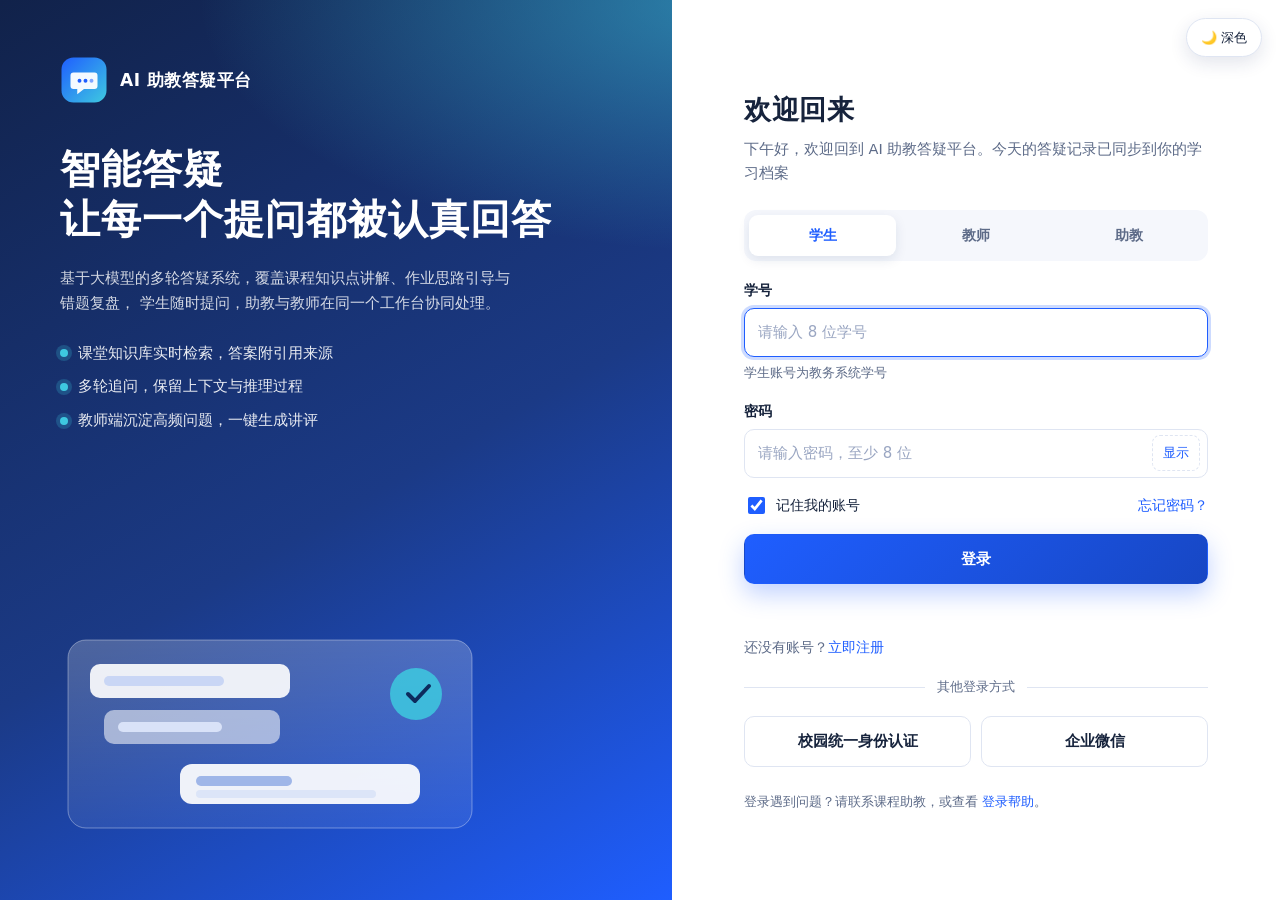
<file: ai-ta-platform/index.html>
<!DOCTYPE html>
<html lang="zh-CN" data-theme="light">
<head>
  <meta charset="UTF-8">
  <meta name="viewport" content="width=device-width, initial-scale=1.0">
  <meta name="description" content="AI 助教答疑平台登录页，支持学生、教师、助教三种角色登录，提供表单校验、密码可见性与主题切换等交互。">
  <meta name="author" content="AI 助教答疑平台课程项目组">
  <title>登录 | AI 助教答疑平台</title>
  <link rel="icon" href="assets/img/logo.svg" type="image/svg+xml">
  <link rel="stylesheet" href="assets/css/style.css">
</head>
<body class="page page--auth">

  <main class="auth">
    <!-- 左侧品牌介绍区：用语义化 section + aside 说明产品定位 -->
    <aside class="brand" aria-label="平台介绍">
      <div class="brand__logo">
        <img src="assets/img/logo.svg" alt="AI 助教答疑平台徽标" width="48" height="48">
        <span class="brand__name">AI 助教答疑平台</span>
      </div>

      <h1 class="brand__title">智能答疑<br>让每一个提问都被认真回答</h1>
      <p class="brand__desc">
        基于大模型的多轮答疑系统，覆盖课程知识点讲解、作业思路引导与错题复盘，
        学生随时提问，助教与教师在同一个工作台协同处理。
      </p>

      <ul class="brand__features">
        <li><span class="dot" aria-hidden="true"></span>课堂知识库实时检索，答案附引用来源</li>
        <li><span class="dot" aria-hidden="true"></span>多轮追问，保留上下文与推理过程</li>
        <li><span class="dot" aria-hidden="true"></span>教师端沉淀高频问题，一键生成讲评</li>
      </ul>

      <figure class="brand__figure">
        <img src="assets/img/illustration.svg" alt="学生向 AI 助教提问并得到解答的示意图" width="420" height="220">
      </figure>
    </aside>

    <!-- 右侧登录表单区 -->
    <section class="panel" aria-labelledby="loginTitle">
      <header class="panel__head">
        <h2 id="loginTitle" class="panel__title">欢迎回来</h2>
        <!-- 根据访问时间段动态生成的个性化问候语 -->
        <p class="panel__subtitle" id="greeting" data-guest="请登录后继续你的学习任务">请登录后继续你的学习任务</p>
      </header>

      <!-- 角色切换：radio + label 的纯表单实现，无需额外脚本即可切换 -->
      <div class="role-switch" role="radiogroup" aria-label="选择登录身份">
        <input type="radio" name="role" id="roleStudent" value="student" checked>
        <label for="roleStudent">学生</label>
        <input type="radio" name="role" id="roleTeacher" value="teacher">
        <label for="roleTeacher">教师</label>
        <input type="radio" name="role" id="roleAssistant" value="assistant">
        <label for="roleAssistant">助教</label>
      </div>

      <form id="loginForm" class="form" action="#" method="post" novalidate autocomplete="on">
        <!-- 账号输入：autocomplete 让浏览器密码管理器正确识别字段用途 -->
        <div class="field">
          <label for="account" id="accountLabel">学号</label>
          <input
            type="text"
            id="account"
            name="account"
            inputmode="numeric"
            autocomplete="username"
            placeholder="请输入 8 位学号"
            pattern="^[0-9]{8}$"
            minlength="8"
            maxlength="8"
            required
            autofocus
            aria-describedby="accountHint">
          <span class="field__hint" id="accountHint">学生账号为教务系统学号</span>
        </div>

        <div class="field">
          <label for="password">密码</label>
          <div class="field__control field__control--password">
            <input
              type="password"
              id="password"
              name="password"
              autocomplete="current-password"
              placeholder="请输入密码，至少 8 位"
              minlength="8"
              maxlength="32"
              required
              aria-describedby="capsHint">
            <button type="button" class="ghost-btn" id="togglePassword" aria-pressed="false" aria-controls="password">显示</button>
          </div>
          <p class="field__warning" id="capsHint" hidden>提示：Caps Lock 处于打开状态</p>
        </div>

        <div class="form__row">
          <label class="checkbox">
            <input type="checkbox" id="remember" name="remember" checked>
            <span>记住我的账号</span>
          </label>
          <a class="link" href="#" id="forgotLink">忘记密码？</a>
        </div>

        <button type="submit" class="btn btn--primary" id="submitBtn">登录</button>

        <!-- setCustomValidity 触发的自定义错误提示容器 -->
        <p class="form__message" id="formMessage" role="status" aria-live="polite"></p>

        <p class="form__foot">
          还没有账号？<a class="link" href="register.html">立即注册</a>
        </p>
      </form>

      <div class="divider"><span>其他登录方式</span></div>

      <div class="oauth">
        <button type="button" class="btn btn--ghost" data-oauth="校园统一身份认证">校园统一身份认证</button>
        <button type="button" class="btn btn--ghost" data-oauth="企业微信">企业微信</button>
      </div>

      <p class="panel__tip">
        登录遇到问题？请联系课程助教，或查看 <a class="link" href="#" id="helpLink">登录帮助</a>。
      </p>
    </section>
  </main>

  <button type="button" class="theme-toggle" id="themeToggle" aria-label="切换深浅色主题">🌙 深色</button>

  <script src="assets/js/theme.js"></script>
  <script src="assets/js/login.js"></script>
</body>
</html>
</file>
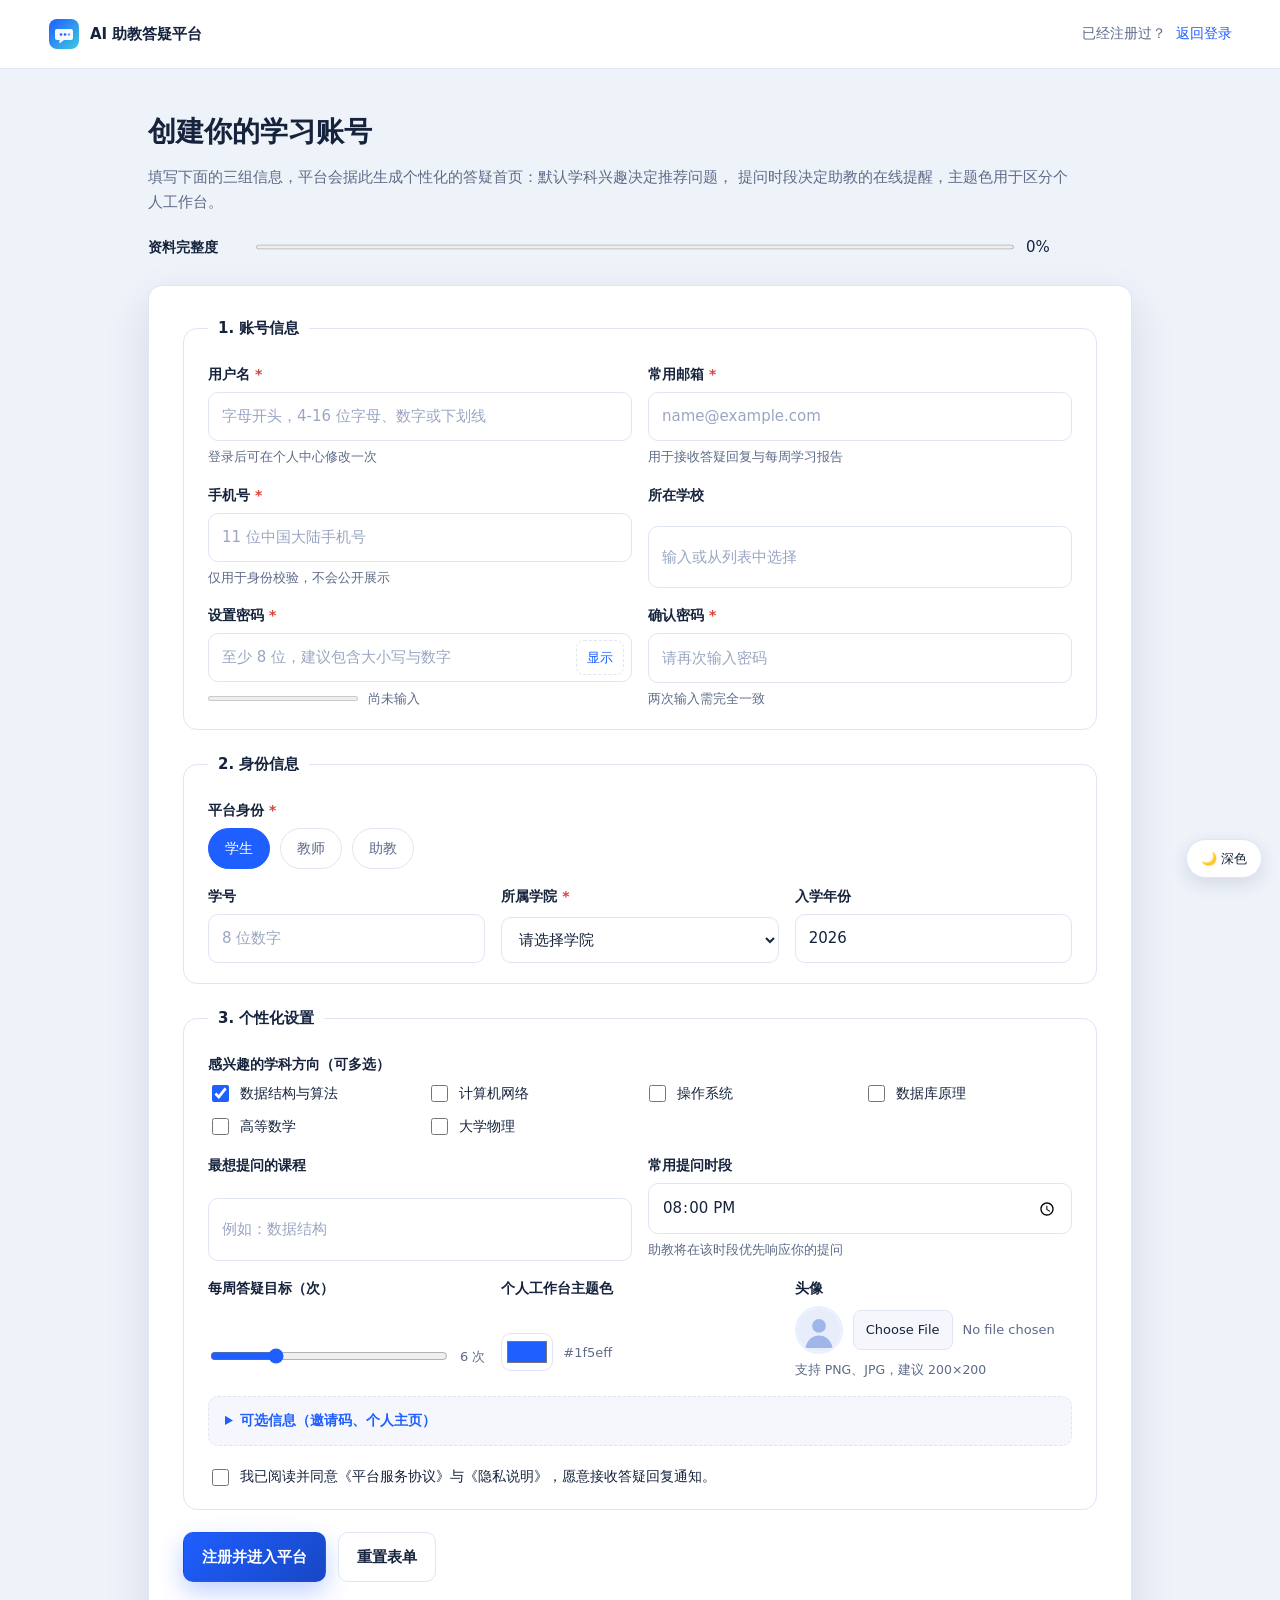
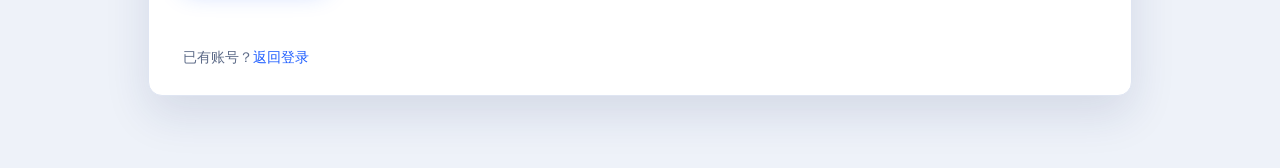
<file: ai-ta-platform/register.html>
<!DOCTYPE html>
<html lang="zh-CN" data-theme="light">
<head>
  <meta charset="UTF-8">
  <meta name="viewport" content="width=device-width, initial-scale=1.0">
  <meta name="description" content="AI 助教答疑平台注册页，包含账号信息、身份信息与个性化设置三组表单，演示 HTML5 表单增强与约束校验。">
  <title>注册 | AI 助教答疑平台</title>
  <link rel="icon" href="assets/img/logo.svg" type="image/svg+xml">
  <link rel="stylesheet" href="assets/css/style.css">
</head>
<body class="page page--register">

  <header class="topbar">
    <a class="topbar__brand" href="index.html">
      <img src="assets/img/logo.svg" alt="AI 助教答疑平台徽标" width="32" height="32">
      <span>AI 助教答疑平台</span>
    </a>
    <nav class="topbar__nav" aria-label="账号导航">
      <span class="topbar__hint">已经注册过？</span>
      <a class="link" href="index.html">返回登录</a>
    </nav>
  </header>

  <main class="register">
    <section class="register__intro">
      <h1 class="register__title">创建你的学习账号</h1>
      <p class="register__desc">
        填写下面的三组信息，平台会据此生成个性化的答疑首页：默认学科兴趣决定推荐问题，
        提问时段决定助教的在线提醒，主题色用于区分个人工作台。
      </p>

      <!-- 进度条 + output：随填写情况实时更新，不使用图片 -->
      <div class="progress">
        <label for="fillProgress" class="progress__label">资料完整度</label>
        <progress id="fillProgress" max="100" value="0">0%</progress>
        <output id="fillProgressText" for="fillProgress">0%</output>
      </div>
    </section>

    <form id="registerForm" class="form form--register" action="#" method="post" enctype="multipart/form-data" novalidate>
      <!-- 第一组：账号信息 -->
      <fieldset class="fieldset">
        <legend>1. 账号信息</legend>

        <div class="grid grid--2">
          <div class="field">
            <label for="username">用户名 <span class="required" aria-hidden="true">*</span></label>
            <div class="field__control">
              <input
                type="text"
                id="username"
                name="username"
                placeholder="字母开头，4-16 位字母、数字或下划线"
                pattern="^[A-Za-z][A-Za-z0-9_]{3,15}$"
                minlength="4"
                maxlength="16"
                autocomplete="username"
                spellcheck="false"
                required>
              <span class="field__badge" id="usernameBadge" aria-live="polite"></span>
            </div>
            <span class="field__hint">登录后可在个人中心修改一次</span>
          </div>

          <div class="field">
            <label for="email">常用邮箱 <span class="required" aria-hidden="true">*</span></label>
            <input
              type="email"
              id="email"
              name="email"
              placeholder="name@example.com"
              autocomplete="email"
              multiple
              required>
            <span class="field__hint">用于接收答疑回复与每周学习报告</span>
          </div>

          <div class="field">
            <label for="phone">手机号 <span class="required" aria-hidden="true">*</span></label>
            <input
              type="tel"
              id="phone"
              name="phone"
              placeholder="11 位中国大陆手机号"
              inputmode="numeric"
              pattern="^1[3-9][0-9]{9}$"
              autocomplete="tel-national"
              required>
            <span class="field__hint">仅用于身份校验，不会公开展示</span>
          </div>

          <div class="field">
            <label for="school">所在学校</label>
            <input
              type="text"
              id="school"
              name="school"
              list="schoolList"
              placeholder="输入或从列表中选择"
              autocomplete="organization">
            <!-- datalist 提供可选建议，同时允许自由输入 -->
            <datalist id="schoolList">
              <option value="示范大学"></option>
              <option value="示范大学 计算机学院"></option>
              <option value="示范大学 数学学院"></option>
              <option value="示范大学 外国语学院"></option>
            </datalist>
          </div>

          <div class="field">
            <label for="password">设置密码 <span class="required" aria-hidden="true">*</span></label>
            <div class="field__control field__control--password">
              <input
                type="password"
                id="password"
                name="password"
                placeholder="至少 8 位，建议包含大小写与数字"
                minlength="8"
                maxlength="32"
                autocomplete="new-password"
                required>
              <button type="button" class="ghost-btn" id="togglePassword" aria-pressed="false" aria-controls="password">显示</button>
            </div>
            <!-- meter 显示密码强度，output 同步文字结论 -->
            <div class="strength">
              <meter id="pwMeter" min="0" max="4" low="2" high="3" optimum="4" value="0">0</meter>
              <output id="pwText" for="password pwMeter">尚未输入</output>
            </div>
          </div>

          <div class="field">
            <label for="password2">确认密码 <span class="required" aria-hidden="true">*</span></label>
            <input
              type="password"
              id="password2"
              name="password2"
              placeholder="请再次输入密码"
              minlength="8"
              maxlength="32"
              autocomplete="new-password"
              required>
            <span class="field__hint">两次输入需完全一致</span>
          </div>
        </div>
      </fieldset>

      <!-- 第二组：身份信息 -->
      <fieldset class="fieldset">
        <legend>2. 身份信息</legend>

        <div class="field">
          <span class="field__label" id="roleLabel">平台身份 <span class="required" aria-hidden="true">*</span></span>
          <div class="chip-group" role="radiogroup" aria-labelledby="roleLabel">
            <input type="radio" name="role" id="roleStudent" value="学生" checked>
            <label for="roleStudent">学生</label>
            <input type="radio" name="role" id="roleTeacher" value="教师">
            <label for="roleTeacher">教师</label>
            <input type="radio" name="role" id="roleAssistant" value="助教">
            <label for="roleAssistant">助教</label>
          </div>
        </div>

        <div class="grid grid--3">
          <div class="field">
            <label for="serial" id="serialLabel">学号</label>
            <input
              type="text"
              id="serial"
              name="serial"
              placeholder="8 位数字"
              inputmode="numeric"
              pattern="^[0-9]{8}$"
              maxlength="8"
              required>
          </div>

          <div class="field">
            <label for="college">所属学院 <span class="required" aria-hidden="true">*</span></label>
            <select id="college" name="college" required>
              <option value="" selected disabled>请选择学院</option>
              <optgroup label="信息与工程类">
                <option value="计算机学院">计算机学院</option>
                <option value="软件学院">软件学院</option>
                <option value="电子信息学院">电子信息学院</option>
              </optgroup>
              <optgroup label="基础学科类">
                <option value="数学学院">数学学院</option>
                <option value="物理学院">物理学院</option>
                <option value="外国语学院">外国语学院</option>
              </optgroup>
            </select>
          </div>

          <div class="field">
            <label for="grade">入学年份</label>
            <input
              type="number"
              id="grade"
              name="grade"
              placeholder="2026"
              min="2000"
              max="2035"
              step="1"
              value="2026">
          </div>
        </div>
      </fieldset>

      <!-- 第三组：个性化设置 -->
      <fieldset class="fieldset">
        <legend>3. 个性化设置</legend>

        <div class="field">
          <span class="field__label">感兴趣的学科方向（可多选）</span>
          <div class="check-grid">
            <label class="checkbox"><input type="checkbox" name="interest" value="数据结构与算法" checked><span>数据结构与算法</span></label>
            <label class="checkbox"><input type="checkbox" name="interest" value="计算机网络"><span>计算机网络</span></label>
            <label class="checkbox"><input type="checkbox" name="interest" value="操作系统"><span>操作系统</span></label>
            <label class="checkbox"><input type="checkbox" name="interest" value="数据库原理"><span>数据库原理</span></label>
            <label class="checkbox"><input type="checkbox" name="interest" value="高等数学"><span>高等数学</span></label>
            <label class="checkbox"><input type="checkbox" name="interest" value="大学物理"><span>大学物理</span></label>
          </div>
        </div>

        <div class="grid grid--2">
          <div class="field">
            <label for="course">最想提问的课程</label>
            <input type="text" id="course" name="course" list="courseList" placeholder="例如：数据结构">
            <datalist id="courseList">
              <option value="数据结构"></option>
              <option value="计算机网络"></option>
              <option value="操作系统"></option>
              <option value="数据库原理"></option>
              <option value="高等数学"></option>
            </datalist>
          </div>

          <div class="field">
            <label for="askTime">常用提问时段</label>
            <input type="time" id="askTime" name="askTime" value="20:00" min="06:00" max="23:59" step="900">
            <span class="field__hint">助教将在该时段优先响应你的提问</span>
          </div>
        </div>

        <div class="grid grid--3">
          <div class="field">
            <label for="weekly">每周答疑目标（次）</label>
            <div class="range">
              <input type="range" id="weekly" name="weekly" min="1" max="20" step="1" value="6">
              <output id="weeklyText" for="weekly">6 次</output>
            </div>
          </div>

          <div class="field">
            <label for="themeColor">个人工作台主题色</label>
            <div class="color-row">
              <input type="color" id="themeColor" name="themeColor" value="#1f5eff">
              <output id="colorText" for="themeColor">#1f5eff</output>
            </div>
          </div>

          <div class="field">
            <label for="avatar">头像</label>
            <div class="avatar-row">
              <img id="avatarPreview" class="avatar" src="assets/img/avatar-placeholder.svg" alt="头像预览占位图" width="48" height="48">
              <input type="file" id="avatar" name="avatar" accept="image/png,image/jpeg,image/webp">
            </div>
            <span class="field__hint">支持 PNG、JPG，建议 200×200</span>
          </div>
        </div>

        <!-- details 折叠块：把低频字段收起来，减少首屏压力 -->
        <details class="advanced">
          <summary>可选信息（邀请码、个人主页）</summary>
          <div class="grid grid--2">
            <div class="field">
              <label for="invite">邀请码</label>
              <input type="text" id="invite" name="invite" placeholder="6 位大写字母或数字" pattern="^[A-Z0-9]{6}$" maxlength="6">
            </div>
            <div class="field">
              <label for="homepage">个人主页</label>
              <input type="url" id="homepage" name="homepage" placeholder="https://example.com" pattern="https?://.+">
            </div>
          </div>
        </details>

        <label class="checkbox checkbox--agree">
          <input type="checkbox" id="agree" name="agree" required>
          <span>我已阅读并同意《平台服务协议》与《隐私说明》，愿意接收答疑回复通知。</span>
        </label>
      </fieldset>

      <div class="form__actions">
        <button type="submit" class="btn btn--primary" id="registerBtn">注册并进入平台</button>
        <button type="reset" class="btn btn--ghost" id="resetBtn">重置表单</button>
        <span class="form__autosave" id="autosaveTip" role="status" aria-live="polite"></span>
      </div>

      <p class="form__message" id="formMessage" role="alert" aria-live="assertive"></p>

      <!-- 提交成功后的信息汇总，用 output + dl 展示 -->
      <output id="summary" class="summary" for="registerForm" hidden></output>

      <p class="form__foot">已有账号？<a class="link" href="index.html">返回登录</a></p>
    </form>
  </main>

  <button type="button" class="theme-toggle" id="themeToggle" aria-label="切换深浅色主题">🌙 深色</button>

  <script src="assets/js/theme.js"></script>
  <script src="assets/js/register.js"></script>
</body>
</html>
</file>
<file: ai-ta-platform/assets/css/style.css>
/* ==========================================================================
   AI 助教答疑平台 - 登录 / 注册页样式
   设计说明：使用 CSS 自定义属性（变量）统一管理主题色与深浅色模式，
   所有视觉元素均由 HTML + CSS + SVG 生成，不依赖位图资源。
   ========================================================================== */

:root {
  --brand: #1f5eff;
  --brand-strong: #1747c4;
  --brand-soft: #e8efff;
  --accent: #3ec9e0;
  --text: #16233c;
  --text-muted: #5d6b88;
  --line: #dfe5f2;
  --surface: #ffffff;
  --surface-2: #f5f7fc;
  --page: #eef2f9;
  --danger: #d8443c;
  --success: #1a9c6b;
  --radius: 14px;
  --radius-sm: 10px;
  --shadow: 0 18px 45px rgba(21, 45, 100, .12);
  --ring: 0 0 0 3px rgba(31, 94, 255, .22);
  --font: "Microsoft YaHei", "PingFang SC", "Hiragino Sans GB", "Segoe UI", system-ui, sans-serif;
}

/* 深色主题：只覆盖变量，其余样式自动继承 */
html[data-theme="dark"] {
  --brand: #5b8cff;
  --brand-strong: #7aa2ff;
  --brand-soft: #1d2942;
  --text: #e8edf9;
  --text-muted: #9aa8c4;
  --line: #2c3852;
  --surface: #161d2e;
  --surface-2: #1b2436;
  --page: #0f1522;
  --shadow: 0 18px 45px rgba(0, 0, 0, .45);
}

* { box-sizing: border-box; }

body.page {
  margin: 0;
  min-height: 100vh;
  font-family: var(--font);
  font-size: 15px;
  line-height: 1.65;
  color: var(--text);
  background: var(--page);
  -webkit-font-smoothing: antialiased;
}

img { max-width: 100%; display: block; }

a.link {
  color: var(--brand);
  text-decoration: none;
  border-bottom: 1px solid transparent;
}
a.link:hover,
a.link:focus-visible { border-bottom-color: currentColor; }

:focus-visible {
  outline: 2px solid var(--brand);
  outline-offset: 2px;
}

/* --------------------------------------------------------------------------
   登录页布局：左侧品牌介绍 + 右侧表单面板
   -------------------------------------------------------------------------- */
.auth {
  display: grid;
  grid-template-columns: minmax(360px, 1.05fr) minmax(380px, .95fr);
  min-height: 100vh;
}

.brand {
  position: relative;
  padding: 56px 60px;
  color: #fff;
  background:
    radial-gradient(900px 420px at 110% 0%, rgba(62, 201, 224, .55), transparent 60%),
    linear-gradient(150deg, #11224a 0%, #1b3a86 55%, #1f5eff 100%);
  display: flex;
  flex-direction: column;
  gap: 22px;
  overflow: hidden;
}

.brand__logo {
  display: flex;
  align-items: center;
  gap: 12px;
  font-size: 17px;
  font-weight: 700;
  letter-spacing: .5px;
}

.brand__title {
  margin: 18px 0 0;
  font-size: 40px;
  line-height: 1.25;
  font-weight: 700;
  letter-spacing: 1px;
}

.brand__desc {
  margin: 0;
  max-width: 30em;
  color: rgba(255, 255, 255, .82);
  font-size: 15px;
}

.brand__features {
  margin: 4px 0 0;
  padding: 0;
  list-style: none;
  display: grid;
  gap: 10px;
  font-size: 14.5px;
  color: rgba(255, 255, 255, .9);
}

.brand__features li { display: flex; align-items: center; gap: 10px; }

.dot {
  width: 8px;
  height: 8px;
  border-radius: 50%;
  background: var(--accent);
  box-shadow: 0 0 0 4px rgba(62, 201, 224, .22);
  flex: none;
}

.brand__figure {
  margin: auto 0 0;
  max-width: 460px;
}

.panel {
  background: var(--surface);
  padding: 64px 72px;
  display: flex;
  flex-direction: column;
  justify-content: center;
  gap: 18px;
}

.panel__head { margin-bottom: 6px; }

.panel__title {
  margin: 0;
  font-size: 27px;
  font-weight: 700;
  letter-spacing: .5px;
}

.panel__subtitle {
  margin: 6px 0 0;
  color: var(--text-muted);
  font-size: 14.5px;
}

.panel__tip {
  margin: 6px 0 0;
  color: var(--text-muted);
  font-size: 13px;
}

/* --------------------------------------------------------------------------
   表单基础样式
   -------------------------------------------------------------------------- */
.form { display: grid; gap: 16px; }

.field { display: grid; gap: 6px; }

.field > label,
.field__label {
  font-size: 14px;
  font-weight: 600;
  color: var(--text);
}

.field__control { position: relative; display: flex; align-items: center; }

input[type="text"],
input[type="email"],
input[type="tel"],
input[type="password"],
input[type="url"],
input[type="number"],
input[type="time"],
input[type="search"],
select,
textarea {
  width: 100%;
  padding: 11px 13px;
  font: inherit;
  color: var(--text);
  background: var(--surface);
  border: 1px solid var(--line);
  border-radius: var(--radius-sm);
  transition: border-color .16s ease, box-shadow .16s ease, background .16s ease;
}

input::placeholder { color: #9aa6c2; }

input:hover, select:hover { border-color: #b9c6e6; }

input:focus, select:focus, textarea:focus {
  outline: none;
  border-color: var(--brand);
  box-shadow: var(--ring);
}

/* 利用 :user-invalid / :user-valid 区分“用户填错过”和“尚未填写” */
input:user-invalid, select:user-invalid, textarea:user-invalid {
  border-color: var(--danger);
  background: #fff6f5;
}

html[data-theme="dark"] input:user-invalid,
html[data-theme="dark"] select:user-invalid { background: #2a1c1e; }

input:user-valid, select:user-valid { border-color: #9dd6c0; }

input:disabled, input[readonly] {
  background: var(--surface-2);
  color: var(--text-muted);
  cursor: not-allowed;
}

.field__hint {
  font-size: 12.5px;
  color: var(--text-muted);
}

.field__warning {
  margin: 0;
  font-size: 12.5px;
  color: #b8861a;
}

.required { color: var(--danger); }

.field__control--password input { padding-right: 74px; }

.ghost-btn {
  position: absolute;
  right: 8px;
  padding: 6px 10px;
  font: inherit;
  font-size: 13px;
  color: var(--brand);
  background: transparent;
  border: 1px dashed var(--line);
  border-radius: 8px;
  cursor: pointer;
}

.ghost-btn:hover { background: var(--brand-soft); }

.field__badge {
  position: absolute;
  right: 12px;
  font-size: 12.5px;
  font-weight: 600;
}

.field__badge[data-state="ok"] { color: var(--success); }
.field__badge[data-state="bad"] { color: var(--danger); }
.field__badge[data-state="loading"] { color: var(--text-muted); }

/* 复选框 / 单选框统一外观 */
.checkbox {
  display: inline-flex;
  align-items: center;
  gap: 8px;
  font-size: 14px;
  color: var(--text);
  cursor: pointer;
}

.checkbox input[type="checkbox"] {
  width: 17px;
  height: 17px;
  accent-color: var(--brand);
  cursor: pointer;
}

.checkbox--agree {
  margin-top: 4px;
  align-items: flex-start;
  line-height: 1.5;
}

.form__row {
  display: flex;
  align-items: center;
  justify-content: space-between;
  gap: 12px;
  font-size: 14px;
}

.color-row,
.range,
.strength,
.avatar-row {
  display: flex;
  align-items: center;
  gap: 10px;
}

.color-row output,
.strength output,
.range output {
  font-size: 13px;
  color: var(--text-muted);
  white-space: nowrap;
}

input[type="color"] {
  width: 52px;
  height: 38px;
  padding: 3px;
  border: 1px solid var(--line);
  border-radius: var(--radius-sm);
  background: var(--surface);
  cursor: pointer;
}

input[type="range"] {
  flex: 1;
  accent-color: var(--brand);
}

input[type="file"] {
  font: inherit;
  font-size: 13px;
  color: var(--text-muted);
}

input[type="file"]::file-selector-button {
  margin-right: 10px;
  padding: 8px 12px;
  font: inherit;
  font-size: 13px;
  color: var(--text);
  background: var(--surface-2);
  border: 1px solid var(--line);
  border-radius: 8px;
  cursor: pointer;
}

input[type="file"]::file-selector-button:hover { border-color: var(--brand); color: var(--brand); }

.avatar {
  width: 48px;
  height: 48px;
  border-radius: 50%;
  border: 2px solid var(--brand-soft);
  object-fit: cover;
  flex: none;
}

meter {
  width: 150px;
  height: 10px;
}

progress {
  width: 100%;
  height: 10px;
  accent-color: var(--brand);
}

/* --------------------------------------------------------------------------
   按钮
   -------------------------------------------------------------------------- */
.btn {
  font: inherit;
  font-weight: 600;
  padding: 12px 18px;
  border-radius: var(--radius-sm);
  border: 1px solid transparent;
  cursor: pointer;
  transition: transform .12s ease, background .16s ease, border-color .16s ease, color .16s ease;
}

.btn:active { transform: translateY(1px); }

.btn--primary {
  color: #fff;
  background: linear-gradient(135deg, var(--brand) 0%, var(--brand-strong) 100%);
  box-shadow: 0 10px 24px rgba(31, 94, 255, .28);
}

.btn--primary:hover { filter: brightness(1.05); }

.btn--primary:disabled {
  cursor: progress;
  filter: grayscale(.35) brightness(.95);
}

.btn--ghost {
  color: var(--text);
  background: var(--surface);
  border-color: var(--line);
}

.btn--ghost:hover { border-color: var(--brand); color: var(--brand); background: var(--brand-soft); }

/* --------------------------------------------------------------------------
   角色切换（登录页）
   -------------------------------------------------------------------------- */
.role-switch {
  display: grid;
  grid-template-columns: repeat(3, 1fr);
  gap: 6px;
  padding: 5px;
  background: var(--surface-2);
  border-radius: 12px;
}

.role-switch input { position: absolute; opacity: 0; pointer-events: none; }

.role-switch label {
  text-align: center;
  padding: 9px 0;
  font-size: 14px;
  font-weight: 600;
  color: var(--text-muted);
  border-radius: 9px;
  cursor: pointer;
  transition: background .16s ease, color .16s ease, box-shadow .16s ease;
}

.role-switch input:checked + label {
  color: var(--brand);
  background: var(--surface);
  box-shadow: 0 4px 12px rgba(23, 45, 100, .1);
}

.role-switch input:focus-visible + label { box-shadow: var(--ring); }

/* 标签式多选（注册页） */
.chip-group {
  display: flex;
  flex-wrap: wrap;
  gap: 10px;
}

.chip-group input { position: absolute; opacity: 0; pointer-events: none; }

.chip-group label {
  padding: 8px 16px;
  font-size: 14px;
  color: var(--text-muted);
  background: var(--surface);
  border: 1px solid var(--line);
  border-radius: 999px;
  cursor: pointer;
}

.chip-group input:checked + label {
  color: #fff;
  background: var(--brand);
  border-color: var(--brand);
}

.chip-group input:focus-visible + label { box-shadow: var(--ring); }

.check-grid {
  display: grid;
  grid-template-columns: repeat(auto-fit, minmax(170px, 1fr));
  gap: 10px;
}

/* --------------------------------------------------------------------------
   其他元素
   -------------------------------------------------------------------------- */
.divider {
  display: flex;
  align-items: center;
  gap: 12px;
  color: var(--text-muted);
  font-size: 12.5px;
}

.divider::before,
.divider::after {
  content: "";
  flex: 1;
  height: 1px;
  background: var(--line);
}

.oauth { display: grid; grid-template-columns: 1fr 1fr; gap: 10px; }

.form__message {
  margin: 0;
  min-height: 20px;
  font-size: 13.5px;
  color: var(--danger);
}

.form__message[data-state="ok"] { color: var(--success); }

.theme-toggle {
  position: fixed;
  top: 18px;
  right: 18px;
  z-index: 20;
  font: inherit;
  font-size: 13px;
  padding: 8px 14px;
  color: var(--text);
  background: var(--surface);
  border: 1px solid var(--line);
  border-radius: 999px;
  box-shadow: 0 6px 18px rgba(21, 45, 100, .12);
  cursor: pointer;
}

.theme-toggle:hover { border-color: var(--brand); color: var(--brand); }

/* 注册页顶部有导航栏，主题切换按钮改为右下角悬浮，避免遮挡“返回登录” */
.page--register .theme-toggle {
  top: auto;
  bottom: 22px;
}

/* --------------------------------------------------------------------------
   注册页布局
   -------------------------------------------------------------------------- */
.topbar {
  display: flex;
  align-items: center;
  justify-content: space-between;
  gap: 20px;
  padding: 18px 48px;
  background: var(--surface);
  border-bottom: 1px solid var(--line);
}

.topbar__brand {
  display: flex;
  align-items: center;
  gap: 10px;
  font-weight: 700;
  color: var(--text);
  text-decoration: none;
}

.topbar__nav { display: flex; align-items: center; gap: 10px; font-size: 14px; }
.topbar__hint { color: var(--text-muted); }

.register {
  max-width: 1080px;
  margin: 0 auto;
  padding: 40px 48px 72px;
}

.register__intro { max-width: 62em; margin-bottom: 26px; }

.register__title {
  margin: 0 0 10px;
  font-size: 28px;
  font-weight: 700;
}

.register__desc {
  margin: 0 0 20px;
  color: var(--text-muted);
}

.progress {
  display: grid;
  grid-template-columns: 96px 1fr 52px;
  align-items: center;
  gap: 12px;
}

.progress__label { font-size: 13.5px; font-weight: 600; }

.form--register {
  gap: 22px;
  padding: 30px 34px 26px;
  background: var(--surface);
  border: 1px solid var(--line);
  border-radius: var(--radius);
  box-shadow: var(--shadow);
}

.fieldset {
  margin: 0;
  padding: 22px 24px 20px;
  border: 1px solid var(--line);
  border-radius: var(--radius);
  background: var(--surface);
  display: grid;
  gap: 16px;
}

.fieldset legend {
  padding: 0 10px;
  font-size: 15px;
  font-weight: 700;
  color: var(--text);
}

.grid { display: grid; gap: 16px; }
.grid--2 { grid-template-columns: repeat(2, minmax(0, 1fr)); }
.grid--3 { grid-template-columns: repeat(3, minmax(0, 1fr)); }

.advanced {
  border: 1px dashed var(--line);
  border-radius: var(--radius-sm);
  padding: 12px 16px;
  background: var(--surface-2);
}

.advanced summary {
  cursor: pointer;
  font-size: 14px;
  font-weight: 600;
  color: var(--brand);
}

.advanced[open] summary { margin-bottom: 12px; }

.form__actions {
  display: flex;
  flex-wrap: wrap;
  align-items: center;
  gap: 12px;
}

.form__autosave {
  font-size: 12.5px;
  color: var(--text-muted);
}

.form__foot {
  margin: 0;
  font-size: 14px;
  color: var(--text-muted);
}

.summary {
  display: block;
  padding: 18px 20px;
  border: 1px solid var(--line);
  border-left: 4px solid var(--brand);
  border-radius: var(--radius-sm);
  background: var(--surface-2);
  font-size: 14px;
}

.summary[hidden] { display: none; }

.summary h3 { margin: 0 0 10px; font-size: 15px; }

.summary dl {
  display: grid;
  grid-template-columns: 130px 1fr;
  gap: 6px 14px;
  margin: 0;
}

.summary dt { color: var(--text-muted); }
.summary dd { margin: 0; }

/* --------------------------------------------------------------------------
   响应式：窄屏时收起左侧品牌区
   -------------------------------------------------------------------------- */
@media (max-width: 1000px) {
  .auth { grid-template-columns: 1fr; }
  .brand { padding: 40px 32px; }
  .brand__title { font-size: 30px; }
  .brand__figure { display: none; }
  .panel { padding: 40px 32px 56px; }
  .grid--2, .grid--3 { grid-template-columns: 1fr; }
  .topbar, .register { padding-left: 20px; padding-right: 20px; }
  .form--register { padding: 22px 18px; }
}

/* 尊重系统的“减少动效”偏好 */
@media (prefers-reduced-motion: reduce) {
  * { transition: none !important; animation: none !important; }
}

/* 打印时隐藏主题切换按钮 */
@media print {
  .theme-toggle { display: none; }
}
</file>
